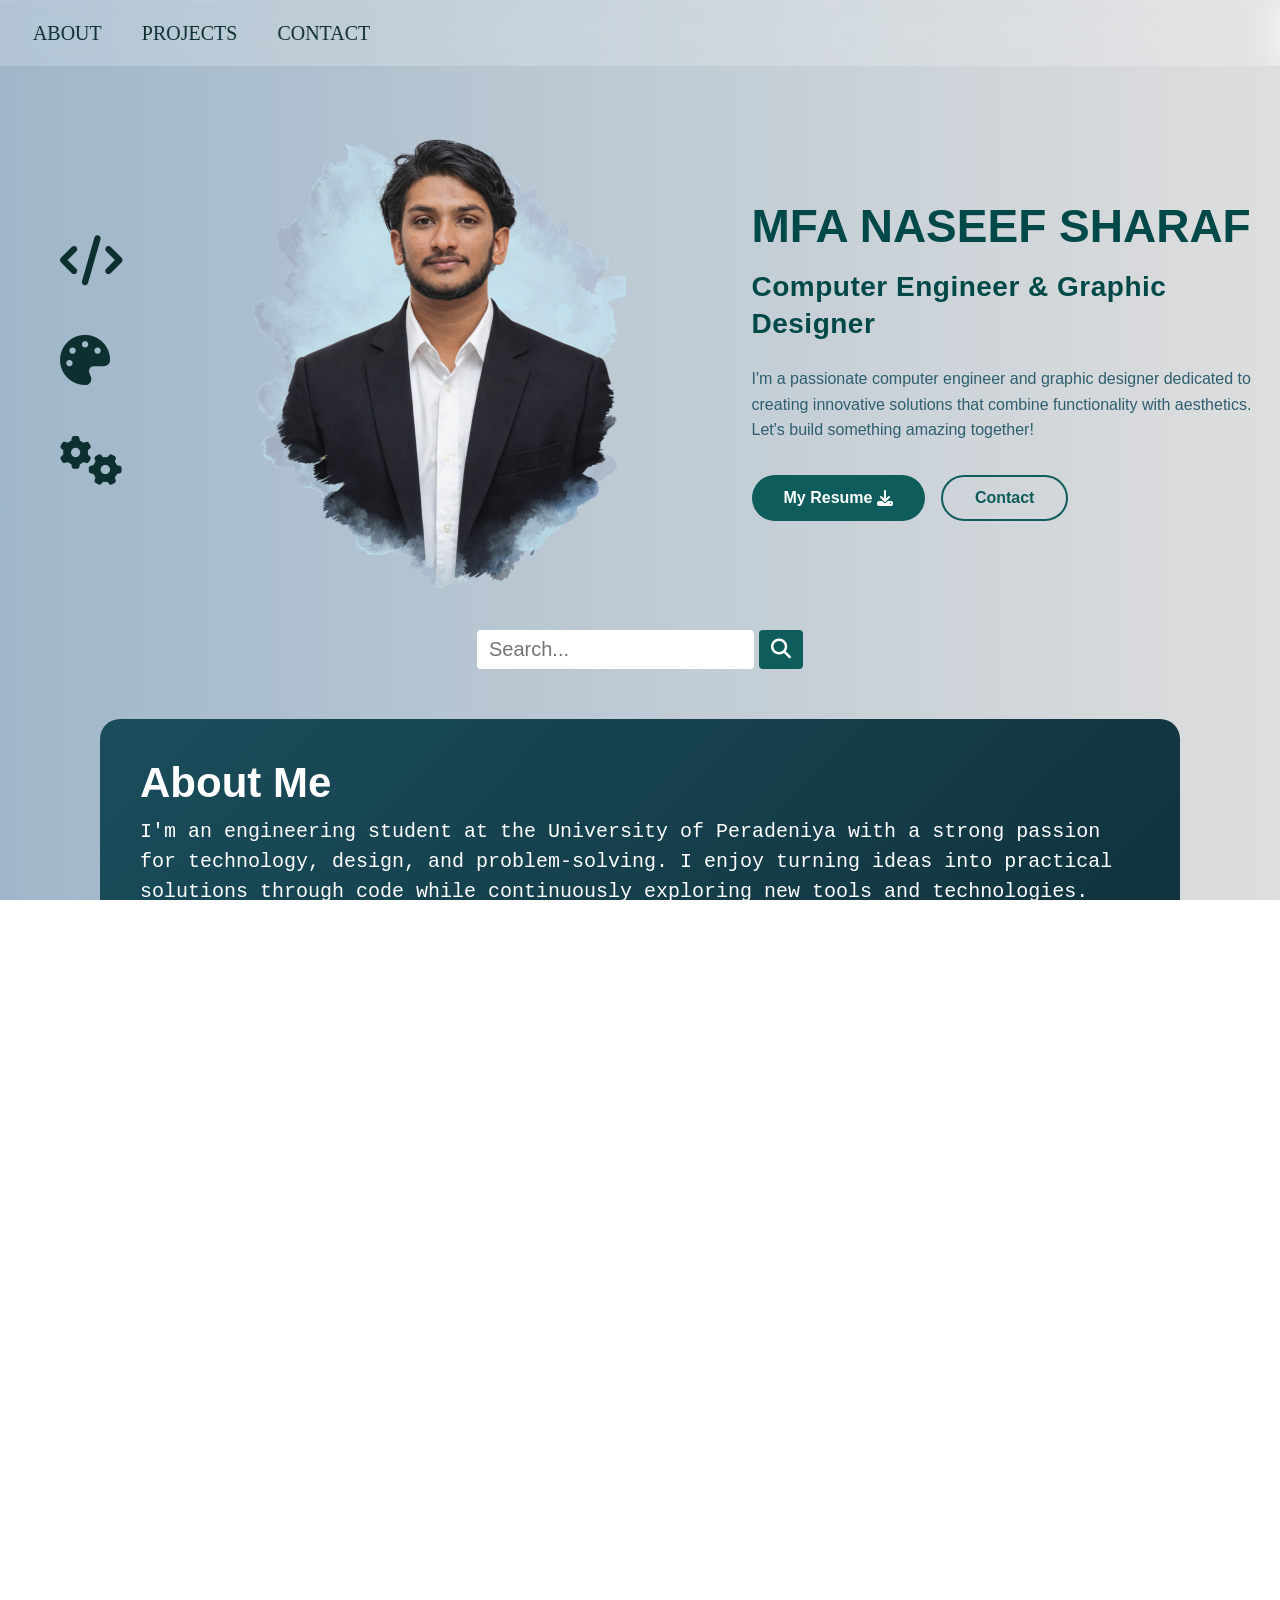
<file: index.html>
<!DOCTYPE html>
<html lang="en">
<head>
    <meta charset="UTF-8">
    <meta name="viewport" content="width=device-width, initial-scale=1.0">
    <title>My portfolio</title>
    <link rel="icon" href="assets/profile.png" type="image/x-icon">
    <link rel="stylesheet" href="https://cdnjs.cloudflare.com/ajax/libs/font-awesome/6.4.0/css/all.min.css">
    <link rel="stylesheet" href="assets/styles.css">
</head>
<body>

    <!-- Navigation Bar -->
    <div class="navbar">
        <div>
        <nav>
            <a href="#home">HOME</a>
            <a href="#about">ABOUT</a>
            <a href="#projects">PROJECTS</a>
            <a href="#contact">CONTACT</a>
        </nav>
        </div>
        <div class="menu-icon">
            <i class="fas fa-bars"></i>
        </div>
    </div>


    <div class="hero" id="home">
        <div class="hero-container">
            <div class="tech-icon">
                <i class="fas fa-code hero-code"></i>
                <i class="fas fa-palette hero-design"></i>
                <i class="fas fa-cogs hero-innovation"></i>
            </div>
            <div class="hero-left">
                <img src="assets/profile.png" alt="Profile Picture" class="hero-image">
            </div>
            <div class="hero-right">
                <h1 class="name">MFA NASEEF SHARAF</h1>
                <h2 class="subtitle">Computer Engineer & Graphic Designer</h2>
                <p class="hero-description">I'm a passionate computer engineer and graphic designer dedicated to creating innovative solutions that combine functionality with aesthetics. Let's build something amazing together!</p>
                <div class="hero-buttons">
                    <a href="assets/Resume.pdf" class="btn btn-primary" target="_blank">My Resume&nbsp;<i class="fas fa-download"></i></a>
                    <a href="#contact" class="btn btn-secondary">Contact</a>
                </div>
            </div>
        </div>
    </div>

    <div class="search">
        <input type="text" placeholder="Search..." class="search-input">
        <button class="search-button"><i class="fas fa-search"></i></button>
    </div>

    <div class="about">

        <div class="about-section" id="about">
            <h1 class="about-heading">About Me</h1>
            <p class="about-text">
                I'm an engineering student at the University of Peradeniya with a strong passion for technology, design, and problem-solving. I enjoy turning ideas into practical solutions through code while continuously exploring new tools and technologies.
                Beyond development, I have a creative side driven by graphic design and nature photography, where I find inspiration and balance. I'm focused on growth, building meaningful projects, and shaping a future defined by innovation, creativity, and success.
            </p>

            <div class="skills-section" id="skills">

            <!-- <div class="skills-title">MY SKILLS</div> -->

            <div class="skills-grid">

                <div class="skill-card" style="--index: 0;">
                    <h3 class="skill-title">Programming</h3>

                    <div class="skill-icon">
                        <img src="assets/python_logo_icon_168886.png" alt="Python Icon" class="skill-icon">
                        <img src="assets/c++.png" alt="C++ Icon" class="skill-icon">
                        <img src="assets/JavaScript-logo.png" alt="JavaScript Icon" class="skill-icon">
                    </div>

                    <p class="skill-desc">Proficient in Python, JavaScript, and C++.</p>

                </div>

                <div class="skill-card" style="--index: 1;">

                    <h3 class="skill-title">Graphic Design</h3>

                    <div class="skill-icon">
                        <img src="assets/adobe-photoshop-logo.png" alt="Photoshop Icon" class="skill-icon">
                        <img src="assets/Adobe_Illustrator_CC_icon.svg.png" alt="Illustrator Icon" class="skill-icon">
                        <img src="assets/canva-icon.png" alt="Canva Icon" class="skill-icon">
                    </div>

                    <p class="skill-desc">Skilled in Adobe Photoshop and Illustrator.</p>

                </div>

                <div class="skill-card" style="--index: 2;">

                    <h3 class="skill-title">Web Development</h3>

                    <div class="skill-icon">
                        <img src="assets/HTML5.png" alt="HTML Icon" class="skill-icon">
                        <img src="assets/CSS3.png" alt="CSS Icon" class="skill-icon">
                        <img src="assets/React.png" alt="React Icon" class="skill-icon">
                    </div>

                    <p class="skill-desc">Experience with HTML, CSS, and React.</p>

                </div>

            </div>

        </div>
    </div>
        </div>
        
    <!-- Certifications Section -->
    <div class="certifications-section">
        <h2 class="certifications-title">CERTIFICATIONS</h2>

        <div class="certifications-grid">

            <div class="cert-card">
                <h3 class="cert-name">Introduction to AI</h3>
                <p class="cert-desc">Google (Coursera has confirmed the identity and the participation in the course.)</p>
                <a href="https://www.coursera.org/account/accomplishments/verify/7IT9T9F4FSG1" target="_blank" class="cert-link">View Certificate</a>
            </div>

            <div class="cert-card">
                <h3 class="cert-name">Maximize Productivity With AI Tools</h3>
                <p class="cert-desc">Google (Coursera has confirmed the identity and the participation in the course.)</p>
                <a href="https://www.coursera.org/account/accomplishments/verify/WLLSOTNRZLZX" target="_blank" class="cert-link">View Certificate</a>
            </div>

            <div class="cert-card">
                <h3 class="cert-name">Discover the Art of Prompting</h3>
                <p class="cert-desc">Google (Coursera has confirmed the identity and the participation in the course.)</p>
                <a href="https://www.coursera.org/account/accomplishments/verify/UAZDU6PM0CVF" target="_blank" class="cert-link">View Certificate</a>
            </div>

            <div class="cert-card">
                <h3 class="cert-name">Use Canva to Design Digital Course Collateral</h3>
                <p class="cert-desc">Coursera</p>
                <a href="https://www.coursera.org/account/accomplishments/verify/YOLIMSTGFCNV" target="_blank" class="cert-link">View Certificate</a>
            </div>

            <div class="cert-card">
                <h3 class="cert-name">Canva Essentials</h3>
                <p class="cert-desc">Canva</p>
                <a href="https://www.canva.com/design-school/certification-award/443c0855-46ad-4663-8080-4788524b044e" target="_blank" class="cert-link">View Certificate</a>
            </div>

             <div class="cert-card">
                <h3 class="cert-name">Graphic Design - Visual and Graphic Design</h3>
                <p class="cert-desc">Alison</p>
                <a href="https://alison.com/verify/d54a627364" target="_blank" class="cert-link">View Certificate</a>
            </div>

            <div class="cert-card">
                <h3 class="cert-name">Introduction to Prompt Engineering for Generative AI (2023)</h3>
                <p class="cert-desc">LinkedIn Learning</p>
                <a href="https://www.linkedin.com/learning/certificates/713d8e25dbae9e47d16c06ece518b322a5902b2759fb89682e2b17d3027ce693" target="_blank" class="cert-link">View Certificate</a>
            </div>

            <div class="cert-card">
                <h3 class="cert-name">Tips to Work with Difficult People</h3>
                <p class="cert-desc">LinkedIn Learning</p>
                <a href="https://www.linkedin.com/learning/certificates/3fb23e40ab005ed1cdaea9350672f877911a27aadc3f6e4a0b101cf69d6ad53c" target="_blank" class="cert-link">View Certificate</a>
            </div>

        </div>
    </div>

        

    <div class="projects-section" id="projects">
        <div class="projects-title">PROJECTS</div>
        <div class="projects-grid">
            <div class="project-card" style="--index: 0;">
                <img src="assets/portfolio-website.png" alt="Portfolio Website" class="project-img">
                <h3 class="project-name">Portfolio Website</h3>
                <p class="project-desc">A responsive personal portfolio built with HTML, CSS, and JavaScript.</p>
                <a href="https://github.com/Nashaf-engr/Portfolio" class="project-link" target="_blank">View Project</a>
            </div>
            <div class="project-card" style="--index: 1;">
                <img src="assets/smart-plantation.png" alt="Design Showcase" class="project-img">
                <h3 class="project-name">Smart Plant Monitoring System</h3>
                <p class="project-desc">This project implements a Smart Plant Monitoring System using Arduino UNO to monitor temperature, humidity, soil moisture.</p>
                <a href="https://smart-plant-monitoring-a-v2npbp4.gamma.site/" class="project-link" target="_blank">View Project</a>
            </div>
            <div class="project-card" style="--index: 2;">
                <img src="assets/bmi web.png" alt="BMI Web App" class="project-img">
                <h3 class="project-name">BMI Calculator</h3>
                <p class="project-desc">A modern UI based web aplication to calculate BMI</p>
                <a href="https://github.com/Nashaf-engr/BMI-Calculator" class="project-link" target="_blank">View Project</a>
            </div>

            <!-- Add new projects -->

            <div class="project-card" style="--index: 3;">
                <img src="assets/resturant-website.png" alt="Website for resturant" class="project-img">
                <h3 class="project-name">Resturant Website</h3>
                <p class="project-desc">A website for a resturant</p>
                <a href="https://github.com/Nashaf-engr/Sample-website-for-resturant" class="project-link" target="_blank">View Project</a>
            </div>

            
            <div class="project-card" style="--index: 4;">
                <img src="assets\travel agency.png" alt="text" class="project-img">
                <h3 class="project-name">Travel Agency Website</h3>
                <p class="project-desc">A website for a travel agency</p>
                <a href="https://github.com/Nashaf-engr/Travel-agency-website" class="project-link" target="_blank">View Project</a>
            </div> 

            <!-- 
            </div>
                <div class="project-card" style="--index: 3;">
                <img src="assets/image name" alt="text" class="project-img">
                <h3 class="project-name">project name</h3>
                <p class="project-desc">project description</p>
                <a href="link" class="project-link" target="_blank">View Project</a>
            </div> 
            -->

        </div>
    </div>

    <!-- <div class="contact" id="contact">

        <h1 class="contact-title">Get in Touch</h1>
        <p class="contact-desc">Feel free to reach out to me for collaborations, projects, or just a friendly chat!</p>

        <div class="contact-links">
            <a href="mailto:nashafeng32@gmail.com" class="contact-link">
                <i class="fas fa-envelope"></i>
            </a>
            <a href="https://www.instagram.com/itz.ur.nx_shx_f/?next=%2Flineaaxis.studio%2F#" target="_blank" class="contact-link">
                <i class="fab fa-instagram"></i>
            </a>
            <a href="https://x.com/Naseef_Sharaf" target="_blank" class="contact-link">
                <i class="fab fa-twitter"></i>
            </a>
            <a href="https://www.linkedin.com/in/naseef-sharaf-mfa-291293346/" target="_blank" class="contact-link">
                <i class="fab fa-linkedin"></i>
            </a>
        </div>    
        
    </div> -->

    <!-- Let's Connect Section -->
    <div class="lets-connect" id="contact">
        <div class="connect-container">
            <div class="connect-left">
                <h1 class="connect-title">Let's Connect</h1>
                <p class="connect-description">I'm always open to new opportunities! Whether you have a question or just want to say hi, I'll respond as soon as possible. Let's create something amazing together!</p>
                <div class="connect-socials">
                    <a href="https://github.com/Nashaf-engr" target="_blank" class="connect-social-link">
                        <i class="fab fa-github"></i>
                    </a>
                    <a href="https://www.linkedin.com/in/naseef-sharaf-mfa-291293346/" target="_blank" class="connect-social-link">
                        <i class="fab fa-linkedin"></i>
                    </a>
                    <a href="mailto:nashafeng32@gmail.com" class="connect-social-link">
                         <i class="fas fa-envelope"></i>
                    </a>                    
                    <a href="https://www.instagram.com/itz.ur.nx_shx_f/?next=%2Flineaaxis.studio%2F#" target="_blank" class="connect-social-link">
                        <i class="fab fa-instagram"></i>
                    </a>
                    <a href="https://x.com/Naseef_Sharaf" target="_blank" class="connect-social-link">
                        <i class="fab fa-twitter"></i>
                    </a>   
                 
                </div>
            </div>
            <div class="connect-right">
                <form class="connect-form">
                    <div class="form-group">
                        <label for="email" class="form-label">Your Email</label>
                        <input type="email" id="email" name="email" class="form-input" placeholder="example@domain.com" required>
                    </div>
                    <div class="form-group">
                        <label for="subject" class="form-label">Subject</label>
                        <input type="text" id="subject" name="subject" class="form-input" placeholder="Let's discuss your ideas" required>
                    </div>
                    <div class="form-group">
                        <label for="message" class="form-label">Message</label>
                        <textarea id="message" name="message" class="form-textarea" placeholder="Type your message here..." required></textarea>
                    </div>
                    <button type="submit" class="send-button">Send Message</button>
                </form>
            </div>
        </div>
    </div>


    <div class="bottom-page">
        <p class="footer-text">© 2024 Ahamed Naseef Sharaf. All rights reserved.</p>
        <nav class="footer-link">
                <a href="#home">Home</a>
                <a href="#about">About</a>
                <a href="#projects">Projects</a>
                <a href="#contact">Contact</a>
        </nav>
    </div>

    
    


</body>
</html>
</file>
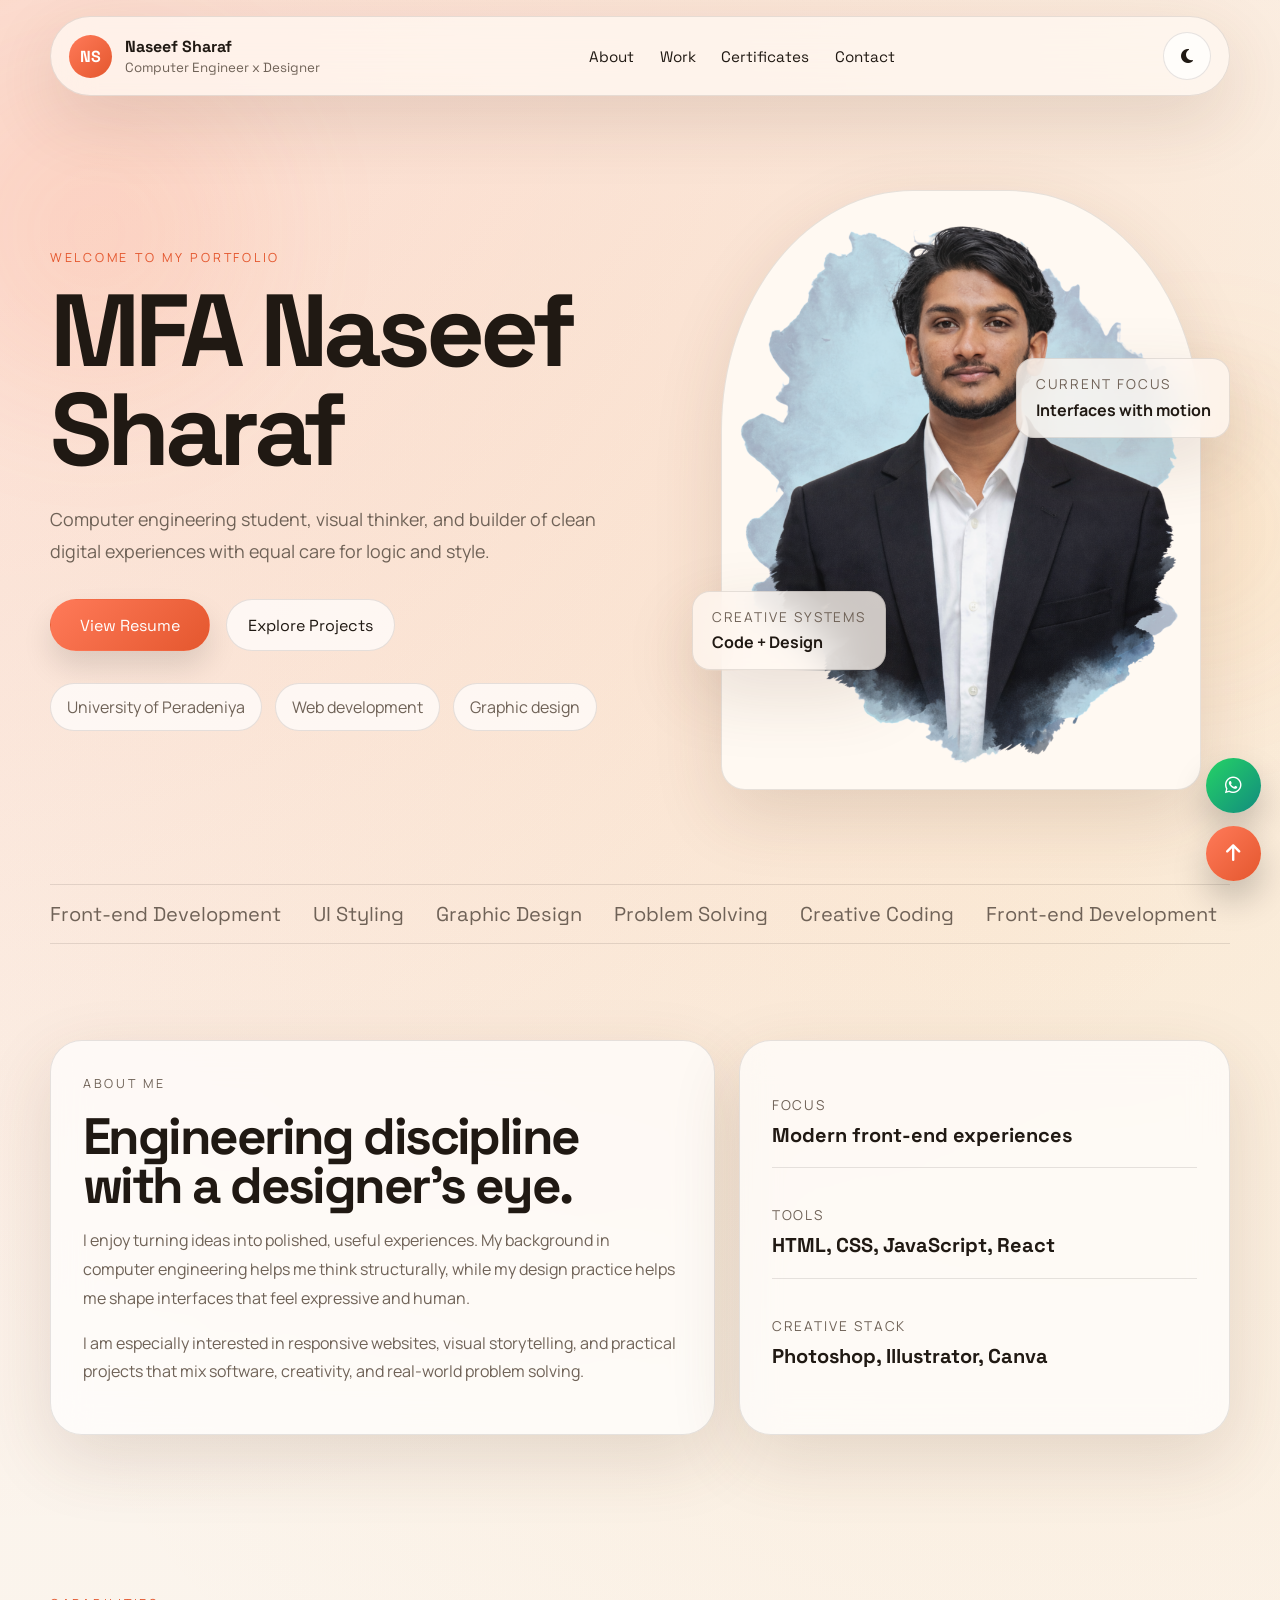
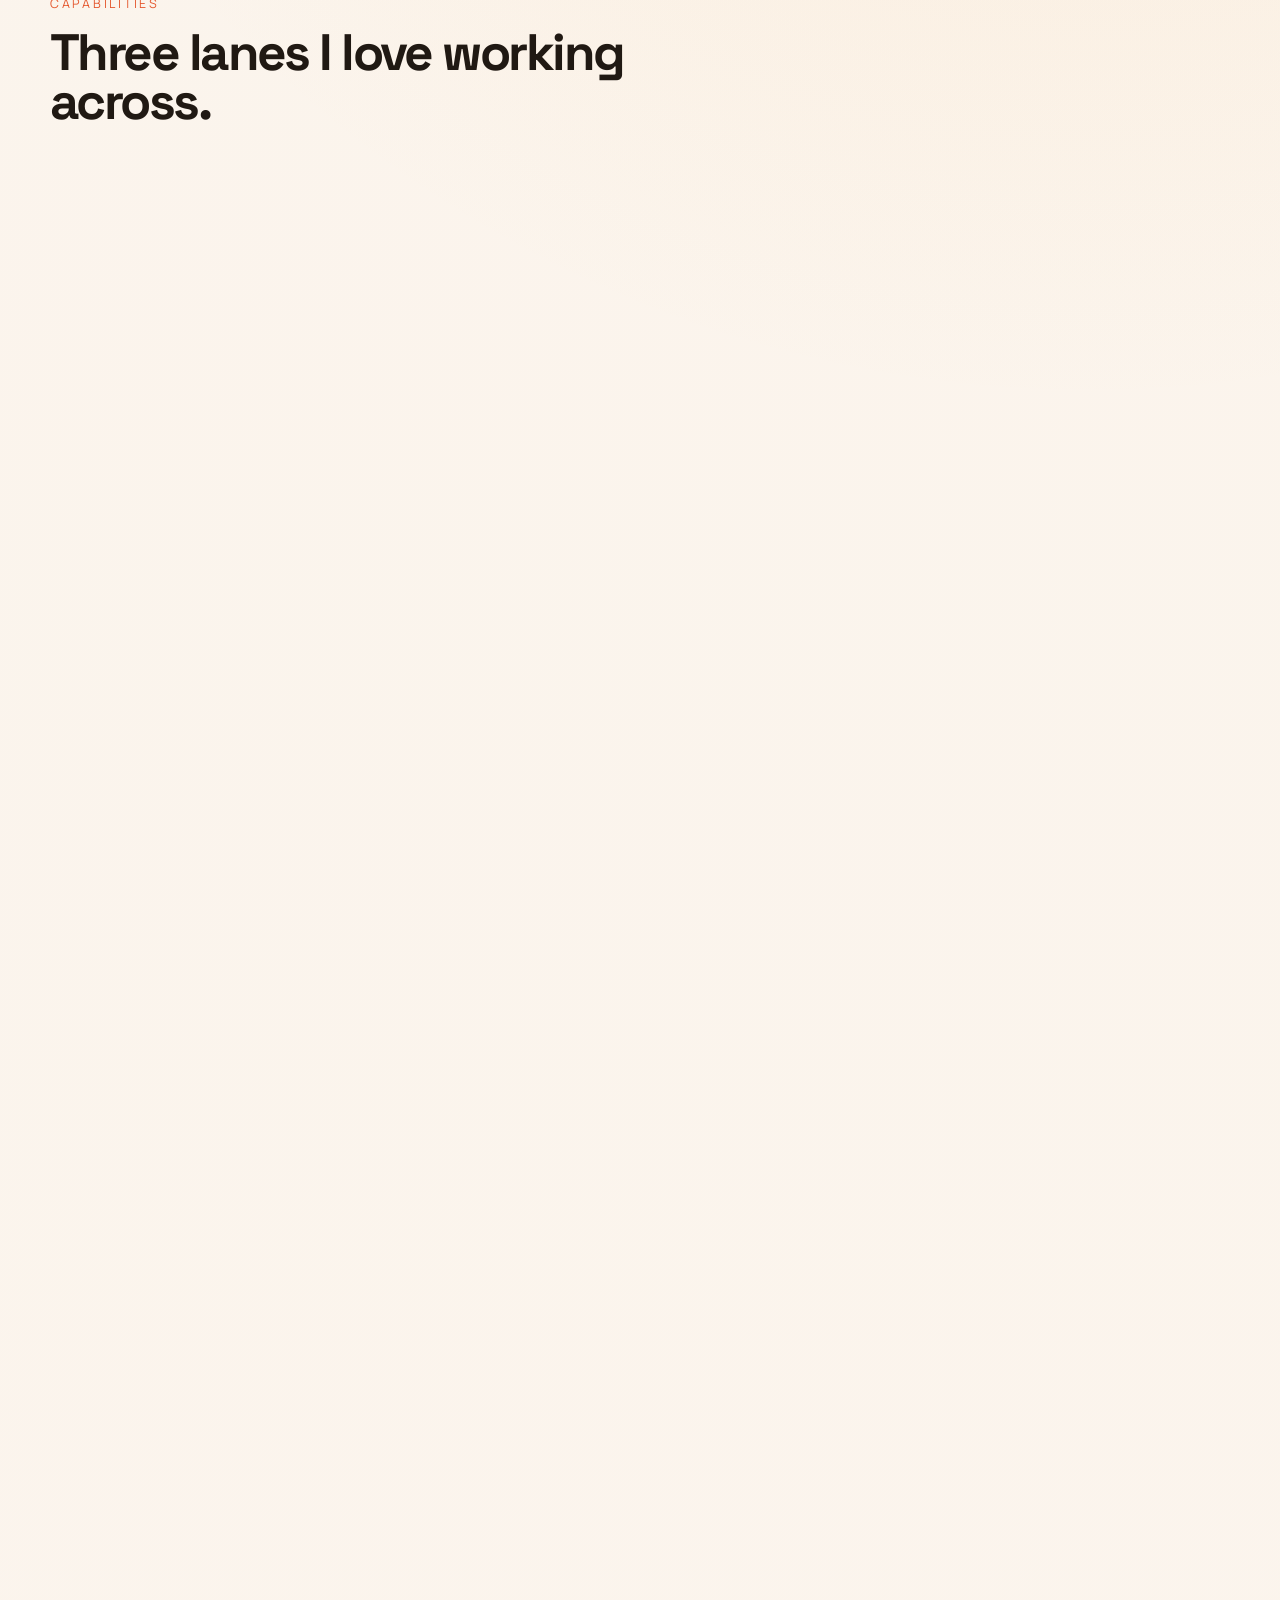
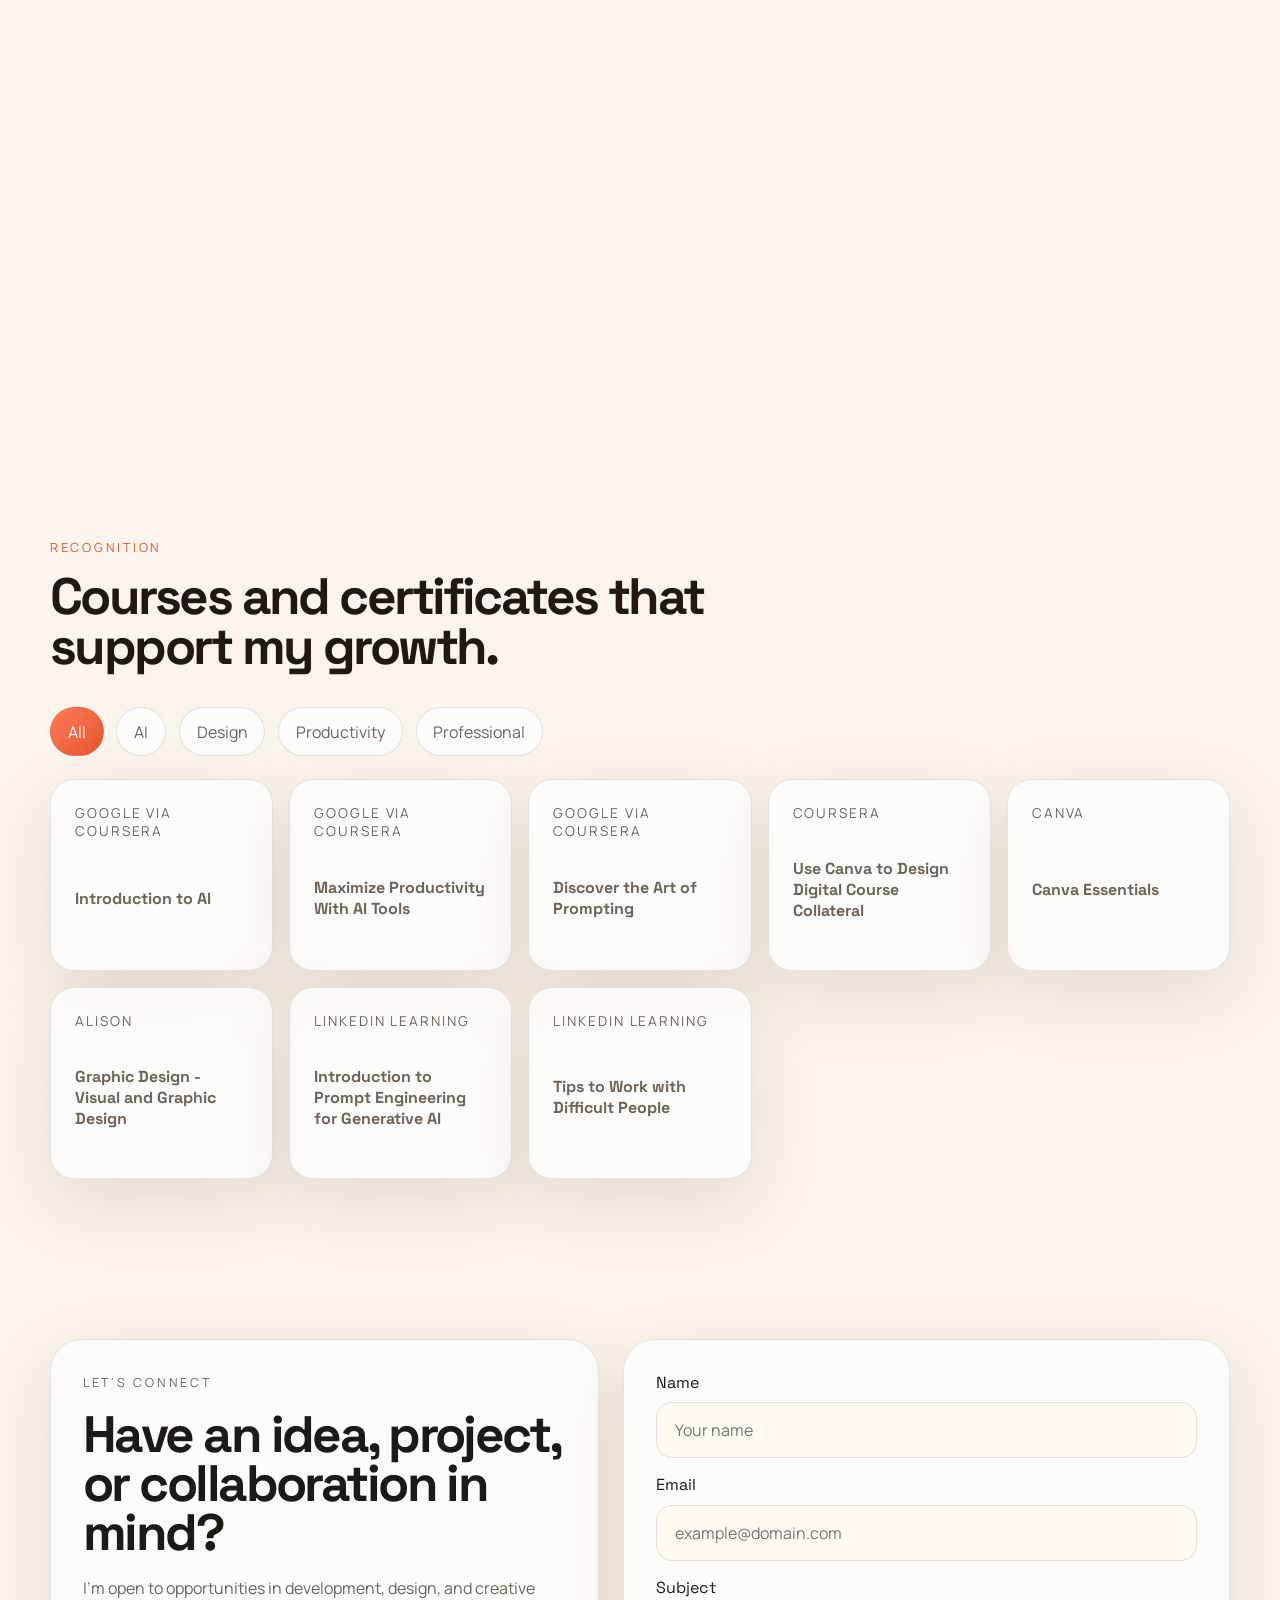
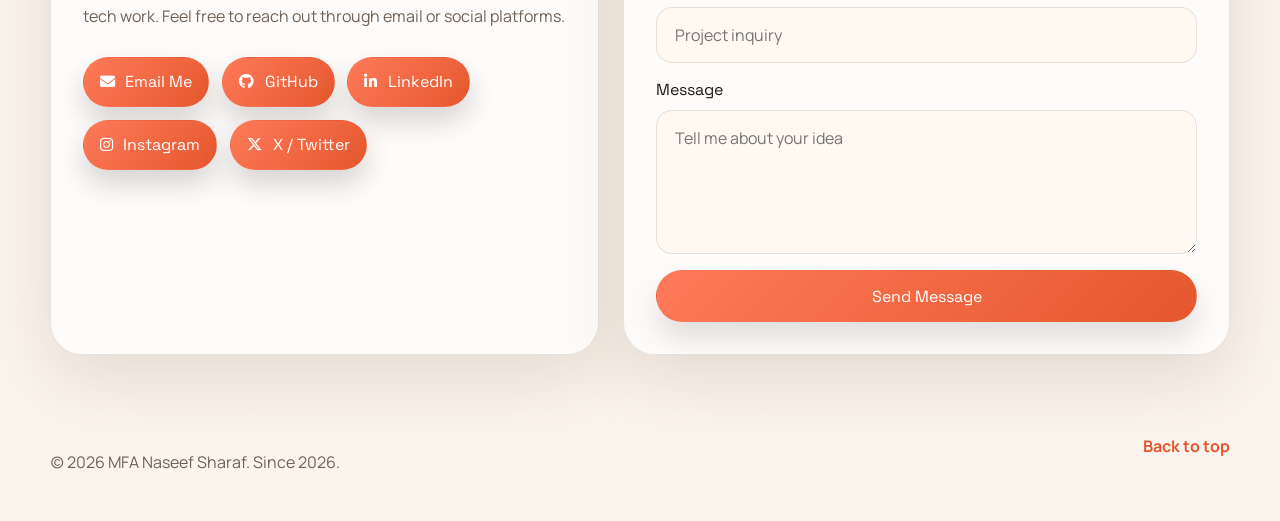
<file: New theme/index.html>
<!DOCTYPE html>
<html lang="en">
<head>
  <meta charset="UTF-8">
  <meta name="viewport" content="width=device-width, initial-scale=1.0">
  <title>Naseef Sharaf | Portfolio Redesign</title>
  <meta
    name="description"
    content="Portfolio of MFA Naseef Sharaf, a computer engineering student and graphic designer building thoughtful digital experiences."
  >
  <link rel="preconnect" href="https://fonts.googleapis.com">
  <link rel="preconnect" href="https://fonts.gstatic.com" crossorigin>
  <link
    href="https://fonts.googleapis.com/css2?family=Space+Grotesk:wght@400;500;700&family=Manrope:wght@400;500;600;700&display=swap"
    rel="stylesheet"
  >
  <link rel="stylesheet" href="https://cdnjs.cloudflare.com/ajax/libs/font-awesome/6.5.2/css/all.min.css">
  <link rel="stylesheet" href="./styles.css">
</head>
<body>
  <div class="page-shell">
    <div class="ambient ambient-one"></div>
    <div class="ambient ambient-two"></div>

    <header class="site-header">
      <a class="brand" href="#home">
        <span class="brand-mark">NS</span>
        <span class="brand-copy">
          <strong>Naseef Sharaf</strong>
          <small>Computer Engineer x Designer</small>
        </span>
      </a>

      <button class="menu-toggle" type="button" aria-label="Open navigation" aria-expanded="false">
        <span></span>
        <span></span>
      </button>

      <nav class="site-nav" aria-label="Primary navigation">
        <a href="#about">About</a>
        <a href="#work">Work</a>
        <a href="#certifications">Certificates</a>
        <a href="#contact">Contact</a>
      </nav>

      <button class="theme-toggle" type="button" aria-label="Toggle dark mode">
        <i class="fa-solid fa-moon"></i>
        <i class="fa-solid fa-sun"></i>
      </button>
    </header>

    <main>
      <section class="hero section" id="home">
        <div class="hero-copy reveal">
          <p class="eyebrow">Welcome to my Portfolio</p>
          <h1>MFA Naseef Sharaf</h1>
          <p class="hero-lead">
            Computer engineering student, visual thinker, and builder of clean digital experiences with equal care for logic and style.
          </p>

          <div class="hero-actions">
            <a class="button button-primary" href="../assets/Resume.pdf" target="_blank" rel="noreferrer">View Resume</a>
            <a class="button button-secondary" href="#work">Explore Projects</a>
          </div>

          <ul class="hero-highlights">
            <li>University of Peradeniya</li>
            <li>Web development</li>
            <li>Graphic design</li>
          </ul>
        </div>

        <div class="hero-visual reveal">
          <div class="portrait-frame">
            <img src="../assets/profile.png" alt="Portrait of Naseef Sharaf">
          </div>

          <div class="floating-card card-a">
            <span>Creative Systems</span>
            <strong>Code + Design</strong>
          </div>

          <div class="floating-card card-b">
            <span>Current Focus</span>
            <strong>Interfaces with motion</strong>
          </div>
        </div>
      </section>

      <section class="marquee-band" aria-label="Core focus areas">
        <div class="marquee-track">
          <span>Front-end Development</span>
          <span>UI Styling</span>
          <span>Graphic Design</span>
          <span>Problem Solving</span>
          <span>Creative Coding</span>
          <span>Front-end Development</span>
          <span>UI Styling</span>
          <span>Graphic Design</span>
          <span>Problem Solving</span>
          <span>Creative Coding</span>
        </div>
      </section>

      <section class="about-grid section" id="about">
        <div class="about-panel reveal">
          <p class="eyebrow">About Me</p>
          <h2>Engineering discipline with a designer's eye.</h2>
          <p>
            I enjoy turning ideas into polished, useful experiences. My background in computer engineering helps me think structurally, while my design practice helps me shape interfaces that feel expressive and human.
          </p>
          <p>
            I am especially interested in responsive websites, visual storytelling, and practical projects that mix software, creativity, and real-world problem solving.
          </p>
        </div>

        <div class="about-panel metrics-panel reveal">
          <div class="metric">
            <span>Focus</span>
            <strong>Modern front-end experiences</strong>
          </div>
          <div class="metric">
            <span>Tools</span>
            <strong>HTML, CSS, JavaScript, React</strong>
          </div>
          <div class="metric">
            <span>Creative Stack</span>
            <strong>Photoshop, Illustrator, Canva</strong>
          </div>
        </div>
      </section>

      <section class="skills section">
        <div class="section-heading reveal">
          <p class="eyebrow">Capabilities</p>
          <h2>Three lanes I love working across.</h2>
        </div>

        <div class="skills-layout">
          <article class="skill-block reveal">
            <div class="skill-icons">
              <img src="../assets/python_logo_icon_168886.png" alt="Python">
              <img src="../assets/c++.png" alt="C plus plus">
              <img src="../assets/JavaScript-logo.png" alt="JavaScript">
            </div>
            <h3>Programming</h3>
            <p>I build projects with a practical engineering mindset, with experience across Python, C++, and JavaScript.</p>
          </article>

          <article class="skill-block reveal">
            <div class="skill-icons">
              <img src="../assets/adobe-photoshop-logo.png" alt="Adobe Photoshop">
              <img src="../assets/Adobe_Illustrator_CC_icon.svg.png" alt="Adobe Illustrator">
              <img src="../assets/canva-icon.png" alt="Canva">
            </div>
            <h3>Graphic Design</h3>
            <p>I create clean visual assets, presentation material, and brand-friendly graphics with clarity and balance.</p>
          </article>

          <article class="skill-block reveal">
            <div class="skill-icons">
              <img src="../assets/HTML5.png" alt="HTML">
              <img src="../assets/CSS3.png" alt="CSS">
              <img src="../assets/React.png" alt="React">
            </div>
            <h3>Web Development</h3>
            <p>I enjoy designing responsive interfaces with strong spacing, refined interaction, and better visual rhythm.</p>
          </article>
        </div>
      </section>

      <section class="projects section" id="work">
        <div class="section-heading reveal">
          <p class="eyebrow">Selected Work</p>
          <h2>Projects presented with more personality and depth.</h2>
        </div>

        <div class="project-stack">
          <!-- Featured projects: keep the two strongest projects here for the large showcase layout. -->
          <article class="project-feature reveal">
            <div class="project-image">
              <img src="../assets/portfolio-website.png" alt="Portfolio website preview">
            </div>
            <div class="project-copy">
              <span class="project-index">01</span>
              <h3>Portfolio Website</h3>
              <p>A personal portfolio focused on responsive layout, clean sections, and clear storytelling.</p>
              <a href="https://github.com/Nashaf-engr/Portfolio" target="_blank" rel="noreferrer">View Project</a>
            </div>
          </article>

          <article class="project-feature reverse reveal">
            <div class="project-image">
              <img src="../assets/smart-plantation.png" alt="Smart plantation system preview">
            </div>
            <div class="project-copy">
              <span class="project-index">02</span>
              <h3>Smart Plant Monitoring System</h3>
              <p>An Arduino-based monitoring concept for temperature, humidity, and soil moisture with a practical hardware focus.</p>
              <a href="https://smart-plant-monitoring-a-v2npbp4.gamma.site/" target="_blank" rel="noreferrer">View Project</a>
            </div>
          </article>

          <!-- Additional projects: duplicate one project-tile block below to add more projects later. -->
          <div class="project-grid reveal">
            <article class="project-tile">
              <a class="project-tile-link" href="https://github.com/Nashaf-engr/BMI-Calculator" target="_blank" rel="noreferrer" aria-label="View BMI Calculator project">
                <img src="../assets/bmi web.png" alt="BMI calculator preview">
              </a>
              <div>
                <h3>BMI Calculator</h3>
                <p>A modern calculator UI for quick health metric checks.</p>
                <a class="project-button" href="https://github.com/Nashaf-engr/BMI-Calculator" target="_blank" rel="noreferrer">View Project</a>
              </div>
            </article>

            <article class="project-tile">
              <a class="project-tile-link" href="https://github.com/Nashaf-engr/Sample-website-for-resturant" target="_blank" rel="noreferrer" aria-label="View Restaurant Website project">
                <img src="../assets/resturant-website.png" alt="Restaurant website preview">
              </a>
              <div>
                <h3>Restaurant Website</h3>
                <p>A concept site designed to present food, atmosphere, and menu-driven content.</p>
                <a class="project-button" href="https://github.com/Nashaf-engr/Sample-website-for-resturant" target="_blank" rel="noreferrer">View Project</a>
              </div>
            </article>

            <article class="project-tile">
              <a class="project-tile-link" href="https://github.com/Nashaf-engr/Travel-agency-website" target="_blank" rel="noreferrer" aria-label="View Travel Agency Website project">
                <img src="../assets/travel agency.png" alt="Travel agency website preview">
              </a>
              <div>
                <h3>Travel Agency Website</h3>
                <p>A tourism-focused web design with destination-led presentation and booking intent.</p>
                <a class="project-button" href="https://github.com/Nashaf-engr/Travel-agency-website" target="_blank" rel="noreferrer">View Project</a>
              </div>
            </article>

            <!--
              Project template:
              <article class="project-tile">
                <a class="project-tile-link" href="PROJECT_LINK" target="_blank" rel="noreferrer" aria-label="View PROJECT_NAME project">
                  <img src="../assets/IMAGE_NAME.png" alt="PROJECT_NAME preview">
                </a>
                <div>
                  <h3>PROJECT_NAME</h3>
                  <p>Short project description.</p>
                  <a class="project-button" href="PROJECT_LINK" target="_blank" rel="noreferrer">View Project</a>
                </div>
              </article>
            -->
          </div>
        </div>
      </section>

      <section class="certifications section" id="certifications">
        <div class="section-heading reveal">
          <p class="eyebrow">Recognition</p>
          <h2>Courses and certificates that support my growth.</h2>
        </div>

        <div class="cert-filter reveal" role="tablist" aria-label="Certification type filters">
          <button class="filter-chip is-active" type="button" data-filter="all">All</button>
          <button class="filter-chip" type="button" data-filter="ai">AI</button>
          <button class="filter-chip" type="button" data-filter="design">Design</button>
          <button class="filter-chip" type="button" data-filter="productivity">Productivity</button>
          <button class="filter-chip" type="button" data-filter="professional">Professional</button>
          <!-- <button class="filter-chip" type="button" data-filter="web">Web</button> -->

        </div>

        <!-- Certifications: update data-category values to control which filter tabs show each certificate. -->
        <div class="cert-grid">
          <a class="cert-item reveal" data-category="ai" href="https://www.coursera.org/account/accomplishments/verify/7IT9T9F4FSG1" target="_blank" rel="noreferrer">
            <span>Google via Coursera</span>
            <strong>Introduction to AI</strong>
          </a>
          <a class="cert-item reveal" data-category="productivity ai" href="https://www.coursera.org/account/accomplishments/verify/WLLSOTNRZLZX" target="_blank" rel="noreferrer">
            <span>Google via Coursera</span>
            <strong>Maximize Productivity With AI Tools</strong>
          </a>
          <a class="cert-item reveal" data-category="ai" href="https://www.coursera.org/account/accomplishments/verify/UAZDU6PM0CVF" target="_blank" rel="noreferrer">
            <span>Google via Coursera</span>
            <strong>Discover the Art of Prompting</strong>
          </a>
          <a class="cert-item reveal" data-category="design" href="https://www.coursera.org/account/accomplishments/verify/YOLIMSTGFCNV" target="_blank" rel="noreferrer">
            <span>Coursera</span>
            <strong>Use Canva to Design Digital Course Collateral</strong>
          </a>
          <a class="cert-item reveal" data-category="design" href="https://www.canva.com/design-school/certification-award/443c0855-46ad-4663-8080-4788524b044e" target="_blank" rel="noreferrer">
            <span>Canva</span>
            <strong>Canva Essentials</strong>
          </a>
          <a class="cert-item reveal" data-category="design" href="https://alison.com/verify/d54a627364" target="_blank" rel="noreferrer">
            <span>Alison</span>
            <strong>Graphic Design - Visual and Graphic Design</strong>
          </a>
          <a class="cert-item reveal" data-category="ai professional" href="https://www.linkedin.com/learning/certificates/713d8e25dbae9e47d16c06ece518b322a5902b2759fb89682e2b17d3027ce693" target="_blank" rel="noreferrer">
            <span>LinkedIn Learning</span>
            <strong>Introduction to Prompt Engineering for Generative AI</strong>
          </a>
          <a class="cert-item reveal" data-category="professional" href="https://www.linkedin.com/learning/certificates/3fb23e40ab005ed1cdaea9350672f877911a27aadc3f6e4a0b101cf69d6ad53c" target="_blank" rel="noreferrer">
            <span>LinkedIn Learning</span>
            <strong>Tips to Work with Difficult People</strong>
          </a>
           
          <!-- Add data-category=" " -->
          <!--
            Certification template:
            <a class="cert-item reveal" data-category="ai design productivity professional" href="CERTIFICATE_LINK" target="_blank" rel="noreferrer">
              <span>Platform or Provider</span>
              <strong>Certificate Title</strong>
            </a>
          -->
        </div>
      </section>

      <section class="contact section" id="contact">
        <div class="contact-copy reveal">
          <p class="eyebrow">Let's Connect</p>
          <h2>Have an idea, project, or collaboration in mind?</h2>
          <p>I'm open to opportunities in development, design, and creative tech work. Feel free to reach out through email or social platforms.</p>

          <div class="contact-links">
            <a class="contact-button" href="mailto:nashafeng32@gmail.com">
              <i class="fa-solid fa-envelope"></i>
              <span>Email Me</span>
            </a>
            <a class="contact-button" href="https://github.com/Nashaf-engr" target="_blank" rel="noreferrer">
              <i class="fa-brands fa-github"></i>
              <span>GitHub</span>
            </a>
            <a class="contact-button" href="https://www.linkedin.com/in/naseef-sharaf-mfa-291293346/" target="_blank" rel="noreferrer">
              <i class="fa-brands fa-linkedin-in"></i>
              <span>LinkedIn</span>
            </a>
            <a class="contact-button" href="https://www.instagram.com/itz.ur.nx_shx_f/?next=%2Flineaaxis.studio%2F#" target="_blank" rel="noreferrer">
              <i class="fa-brands fa-instagram"></i>
              <span>Instagram</span>
            </a>
            <a class="contact-button" href="https://x.com/Naseef_Sharaf" target="_blank" rel="noreferrer">
              <i class="fa-brands fa-x-twitter"></i>
              <span>X / Twitter</span>
            </a>
          </div>
        </div>

        <form
          class="contact-form reveal"
          id="contact-form"
          action="https://formsubmit.co/ajax/nashafeng32@gmail.com"
          method="POST"
        >
          <input type="hidden" name="_subject" value="New portfolio message from website">
          <input type="hidden" name="_template" value="table">
          <input type="hidden" name="_replyto" value="">
          <input type="hidden" name="_url" value="">
          <input type="text" name="_honey" class="hidden-field" tabindex="-1" autocomplete="off">
          <label>
            <span>Name</span>
            <input type="text" name="name" placeholder="Your name" required>
          </label>
          <label>
            <span>Email</span>
            <input type="email" name="email" placeholder="example@domain.com" required>
          </label>
          <label>
            <span>Subject</span>
            <input type="text" name="subject" placeholder="Project inquiry" required>
          </label>
          <label>
            <span>Message</span>
            <textarea name="message" placeholder="Tell me about your idea" required></textarea>
          </label>
          <button class="button button-primary" type="submit">Send Message</button>
        </form>
      </section>
    </main>

    <footer class="site-footer">
      <p>(c) 2026 MFA Naseef Sharaf. Since 2026.</p>
      <a href="#home">Back to top</a>
    </footer>
  </div>

  <div class="floating-actions" aria-label="Quick actions">
    <a
      class="floating-action whatsapp-action"
      href="https://wa.me/94720243581?text=Hello%20Naseef%2C%20I%20visited%20your%20portfolio."
      target="_blank"
      rel="noreferrer"
      aria-label="Message on WhatsApp"
    >
      <i class="fa-brands fa-whatsapp"></i>
    </a>
    <a class="floating-action top-action" href="#home" aria-label="Back to top">
      <i class="fa-solid fa-arrow-up"></i>
    </a>
  </div>

  <div class="toast-stack" id="toast-stack" aria-live="polite" aria-atomic="true"></div>

  <script src="./script.js"></script>
</body>
</html>
</file>
<file: assets/styles.css>
@keyframes fadeInUp {
    from {
        opacity: 0;
        transform: translateY(30px);
    }
    to {
        opacity: 1;
        transform: translateY(0);
    }
}

@keyframes slideInLeft {
    from {
        opacity: 0;
        transform: translateX(-50px);
    }
    to {
        opacity: 1;
        transform: translateX(0);
    }
}

@keyframes slideInRight {
    from {
        opacity: 0;
        transform: translateX(50px);
    }
    to {
        opacity: 1;
        transform: translateX(0);
    }
}

@media (max-width: 768px) {
    .hero-container {
        flex-direction: column;
        gap: 30px;
    }

    .hero-image {
        max-height: 300px;
    }

    .name {
        font-size: 36px;
    }

    .subtitle {
        font-size: 20px;
    }

    .hero-description {
        font-size: 14px;
    }

    .hero-buttons {
        justify-content: center;
    }

    .connect-container {
        flex-direction: column;
        gap: 30px;
    }

    .connect-title {
        font-size: 36px;
    }

    .connect-form {
        padding: 30px;
    }

    .lets-connect {
        padding: 40px 20px;
    }
}

html, body {
    margin: 0;
    padding: 0;
    width: 100%;
    height: 100%;
    overflow-x: hidden;
}

body {
    margin: 0;
    padding: 0;
    background: linear-gradient(90deg, #9fb7ca 0%, #dedede 100%);
    background-repeat: no-repeat;
    background-size: cover;
    background-position: center;
    overflow-x: hidden;
    overflow-y: auto;
}

.navbar {
    /* position: fixed;
    top: 0;
    left: 0;
    right: 0;
    z-index: 999;
    box-sizing: border-box;
    padding: 20px;
    background-color: #b5eefe99;
    align-items: center;
    display: flex; */
    /* justify-content: center; */
    /* flex-shrink: 0;
    gap: 20px; */
    position: fixed;
    top: 0;
    left: 50%;
    border-radius: 50px;
    transform: translateX(-50%);
    z-index: 1000;
    display: flex;
    align-items: center;
    justify-content: space-between;
    width: var(--container);
    min-height: var(--nav-height);
    padding: 1rem 0;
    backdrop-filter: blur(18px);
}

/* .navbar::after {
    content: '';
    position: absolute;
    top: 0;
    left: 0;
    right: 0;
    bottom: 0;
    background: rgba(255, 255, 255, 0.2);
    backdrop-filter: blur(10px);
    z-index: -1;
} */

.navbar::before {
  content: "";
  position: absolute;
  inset: 0 -1rem;
  background:  rgba(255, 255, 255, 0.2);
  border: 1px solid rgba(255, 255, 255, 0.04);
  border-radius: 0 0 24px 24px;
  z-index: -1;
}

.navbar nav {
    display: flex;
    align-items: center;
    gap: 20px;
    justify-content: flex-start;

}

.navbar a {
    color:#0e2f30;
    text-decoration:inherit;
    font-size: 20px;
    transition: color 0.2s ease;
}

.navbar a:hover {
    color: rgb(1, 136, 133);
}

.navbar a:not(:first-child) {
    margin-left: 20px;
}

.menu-icon {
    cursor: pointer;
    font-size: 30px;
    color: #0e2f30;
    display: block;
    margin-left: 950px;
}

.search {
    position: relative ;
    display: flex;
    align-items: center;
    justify-content: center;
    gap: 5px;
    z-index: 1000;
    animation: fadeInUp 1s ease-out;
}

.search-input {
    padding: 8px 12px;
    border: none;
    border-radius: 4px;
    font-size: 20px;
}

.search-button {
    background-color: #0e5d5c;
    color: white;
    border: none;
    font-size: 20px;
    border-radius: 4px;
    padding: 8px 12px;
    cursor: pointer;
    transition: background-color 0.3s ease;
}

.search-button:hover {
    background-color: #0a3736;
}

.hero {
    position: relative;
    margin-top: 50px;
    display: flex;
    justify-content: center;
    align-items: center;
    /* background: linear-gradient(135deg, #b8d4e8 0%, #d4dce4 100%); */
    width: 100%;
    animation: fadeInUp 1s ease-out;
    padding: 60px 20px 20px;
}

.hero-container {
    display: flex;
    align-items: center;
    justify-content: center;
    gap: 60px;
    max-width: 1200px;
    width: 100%;
}

.tech-icon {
    display: flex;
    flex-direction: column;
    gap: 50px;
}

.tech-icon i {
    font-size: 50px;
    color: #0e2f30;
}


.hero-left {
    flex: 1;
    display: flex;
    justify-content: center;
    align-items: center;
}

.hero-image {
    max-width: 100%;
    height: auto;
    max-height: 500px;
    object-fit: contain;
    animation: slideInLeft 1s ease-out;
}

.hero-right {
    flex: 1;
    animation: slideInRight 1s ease-out;
}

.name {
    font-size: 46px;
    font-family:Verdana, Geneva, Tahoma, sans-serif;
    color: #014948;
    margin: 0 0 16px 0;
    font-weight: bold;
}

.subtitle {
    font-size: 28px;
    font-family: 'Segoe UI', Tahoma, Geneva, Verdana, sans-serif;
    color: #014948;
    margin: 0 0 24px 0;
    font-weight: 600;
    letter-spacing: 0.5px;
    line-height: 1.3;
    animation: fadeInUp 1.2s ease-out 0.6s both;
}

.hero-description {
    font-size: 16px;
    font-family: 'Segoe UI', Tahoma, Geneva, Verdana, sans-serif;
    color: #2d5f70;
    line-height: 1.6;
    margin: 0 0 32px 0;
    font-weight: 400;
}

.hero-buttons {
    display: flex;
    gap: 16px;
    flex-wrap: wrap;
}

.btn {
    display: inline-flex;
    align-items: center;
    justify-content: center;
    padding: 12px 32px;
    font-size: 16px;
    font-weight: 600;
    border-radius: 50px;
    text-decoration: none;
    transition: all 0.3s ease;
    cursor: pointer;
    border: none;
    font-family: 'Segoe UI', Tahoma, Geneva, Verdana, sans-serif;
}

.btn-primary {
    background-color: #0e5d5c;
    color: white;
}

.btn-primary:hover {
    background-color: #0a3736;
    transform: translateY(-2px);
    box-shadow: 0 8px 16px rgba(14, 93, 92, 0.3);
}

.btn-secondary {
    background-color: transparent;
    color: #0e5d5c;
    border: 2px solid #0e5d5c;
}

.btn-secondary:hover {
    background-color: #0e5d5c;
    color: white;
    transform: translateY(-2px);
}

.bottom-bar {
    position: absolute;
    bottom: 0;
    left: 0;
    right: 0;
    display: flex;
    justify-content: space-between;
    align-items: center;
    background: rgba(0, 0, 0, 0.3);
    padding: 16px 24px;
    z-index: 5;
}

.about-heading {
    color: #ffffff;
    padding-top: 20px;
    padding-right: 20px;
    padding-bottom: 0px;
    padding-left: 20px;
    margin: 0;
    font-size: 42px;
    font-family: 'Segoe UI', Tahoma, Geneva, Verdana, sans-serif;
}

.about-section {
    display: flex;
    background: linear-gradient(135deg, #1a4d5c 0%, #0d2a33 100%);
    flex-direction: column;
    flex-wrap: nowrap;
    gap: 0px;
    /* align-items: center; */
    justify-content: center;
    align-content: center;
    padding: 20px;
    border-radius: 20px;
    margin-top: 50px;
    margin-right: 100px;
    margin-bottom: 100px;
    margin-left: 100px;
    animation: fadeInUp 1s ease-out;
}

.about-text {
    padding-top: 0px;
    padding-right: 20px;
    padding-bottom: 0px;
    padding-left: 20px;
    font-family:'Courier New', Courier, monospace;
    font-size: 20px;
    margin: 10px 0px 0px 0px;
    line-height: 1.5;
    color: #ffffff;
    text-align: left;
    /* text-shadow: 2px 2px 10px #000000; */
    animation: slideInRight 1s ease-out 0.6s both;
}

.skills-section {
    display: grid;
    padding: 50px;
    justify-content: center;
    align-items: center;
    gap: 50px;
    animation: fadeInUp 1s ease-out;
}

.skills-title, .projects-title {
    color: #003736;
    font-size: 50px;
    text-align: center;
    font-family: 'Franklin Gothic Medium', 'Arial Narrow', Arial, sans-serif;
    display: inline-block;
    padding: 10px 20px;
    margin: 0 auto;
}

.skills-grid {
    display: flex;
    gap: 50px;
    justify-content: center;
    flex-wrap: wrap;
}

.skill-card {
    background: #072a2964;
    backdrop-filter: blur(10px) ;
    border: #ffffff 1px solid;
    box-shadow: #151515 0px 0px 5px;
    padding: 20px;
    border-radius: 8px;
    width: 200px;
    text-align: center;
    transition: transform 0.3s ease, box-shadow 0.3s ease;
    animation: fadeInUp 1s ease-out both;
    animation-delay: calc(var(--index) * 0.2s); /* Assumes you add --index in HTML for staggered effect */
}

.skill-title {
    color: #ffffff;
    font-family: 'Segoe UI', Tahoma, Geneva, Verdana, sans-serif;
}

.skill-desc {
    color: #b4b5b5;
    font-family: 'Segoe UI', Tahoma, Geneva, Verdana, sans-serif;
}

.skill-icon {
    display:inline-flex;
    align-items: center;
    justify-content: center;
    gap: 20px;
    width: 50px;
    height: 50px;
}

.certifications-title {
    color: #ececec;
    font-size: 50px;
    text-align: center;
    font-family: 'Franklin Gothic Medium', 'Arial Narrow', Arial, sans-serif;
    display: inline-block;
    padding: 10px 20px;
    margin: 0 auto;
}

.certifications-section {
    display: grid;
    background: linear-gradient(135deg, #1a4d5c 0%, #0d2a33 100%);
    padding: 20px;
    justify-content: center;
    align-items: center;
    border-radius: 20px;
    margin-top: 50px;
    margin-right: 100px;
    margin-bottom: 100px;
    margin-left: 100px;
    gap: 20px;
    animation: fadeInUp 1s ease-out;
}

.certifications-grid {
    display: flex;
    justify-content: center;
    gap: 20px;
    flex-wrap: wrap;
}

.cert-card {
    background: linear-gradient(#0d2a33 100% , #dadde0 0%);
    box-shadow: #000000 0px 0px 5px;
    text-align: center;
    /* border: 1px solid #ffffff; */
    padding: 20px;
    border-radius: 10px;
    width: 250px;
    color: #ffffff;
    transition: transform 0.3s ease;
    animation:ease-out;
}

.cert-card:hover {
    transform: scale(1.05);
    box-shadow: 0 10px 20px rgba(0,0,0,0.3);
}

.cert-card h3 {
    margin-bottom: 10px;
}

.cert-card p {
    font-size: 14px;
    color: #ccc;
}

.cert-card a {
    display: inline-block;
    margin-top: 10px;
    color: #ffffff;
    text-decoration: none;
}

.cert-name {
    color: #ffffff;
    font-family: 'Segoe UI', Tahoma, Geneva, Verdana, sans-serif;    
}

.cert-desc {
    color: #d9d9d9;
    padding-left: 10px;
    padding-right: 10px;
    font-size: small;
    font-family: 'Segoe UI', Tahoma, Geneva, Verdana, sans-serif;    
}

.cert-link {
    display: inline-block;
    margin-top: 10px;
    padding: 10px 20px;
    background-color: #0e5d5c;
    color: #ffffff;
    text-decoration: none;
    border-radius: 4px;
    transition: background-color 0.5s;
}

.projects-section {
    display: grid;
    padding: 20px;
    justify-content: center;
    align-items: center;
    gap: 20px;
    animation: fadeInUp 1s ease-out;
}

.projects-grid {
    display: flex;
    gap: 50px;
    justify-content: center;
    flex-wrap: wrap;
}

.project-img {
    width: 100%;
    object-fit: cover;
    height: 200px ;
    border-top-left-radius: 20px;
    border-top-right-radius: 20px;
}

.project-card {
    background: linear-gradient(#0d2a33 100% , #dadde0 0%);
    /* border: #0e2f30 1px solid; */
    box-shadow: #000000 0px 0px 5px;
    border-radius: 20px;
    padding-bottom: 20px;
    width: 400px;
    height: auto;
    text-align: center;
    transition: transform 0.3s ease;
    animation:ease-out;
}

.project-name {
    color: #ffffff;
    font-family: 'Segoe UI', Tahoma, Geneva, Verdana, sans-serif;
}

.project-desc {
    color: #d9d9d9;
    padding-left: 10px;
    padding-right: 10px;
    font-size: small;
    font-family: 'Segoe UI', Tahoma, Geneva, Verdana, sans-serif;
}

.project-link {
    display: inline-block;
    margin-top: 10px;
    padding: 10px 20px;
    background-color: #0e5d5c;
    color: #ffffff;
    text-decoration: none;
    border-radius: 4px;
    transition: background-color 0.5s;
}

.project-card:hover {
    transform: scale(1.05);
    box-shadow: 0 15px 40px rgba(183, 183, 183, 0.3);
}


/* .contact {
    background-color: #003736;
    padding: 20px;
    text-align: center;
    color: #ffffff;
    animation: fadeInUp 1s ease-out;
}

.contact h1 {
    color: #ffffff;
    font-family: 'Franklin Gothic Medium', 'Arial Narrow', Arial, sans-serif;
}

.contact-links {
    display: flex;
    gap: 20px;
    justify-content: center;
    margin-top: 20px;
    animation: fadeInUp 1s ease-out 0.3s both;
}

.contact-links a {
    transition: transform 0.3s ease, background 0.3s ease;
}

.contact-links a:hover {
    transform: scale(1.1);
    background: rgba(255, 255, 255, 0.3);
} */


/* Let's Connect Section */
.lets-connect {
    padding: 60px 20px;
    background: linear-gradient(135deg, #1a4d5c 0%, #0d2a33 100%);
    margin: 100px;
    border-radius: 20px;
}

.connect-container {
    max-width: 1200px;
    margin: 0 auto;
    display: flex;
    gap: 40px;
    align-items: center;
    justify-content: space-between;
    flex-wrap: wrap;
}

.connect-left {
    flex: 1;
    min-width: 300px;
    color: #ffffff;
}

.connect-title {
    font-size: 48px;
    font-family: 'Arial', sans-serif;
    font-weight: bold;
    margin: 0 0 20px 0;
    color: #ffffff;
    animation: slideInLeft 1s ease-out;
}

.connect-description {
    font-size: 16px;
    font-family: 'Segoe UI', Tahoma, Geneva, Verdana, sans-serif;
    line-height: 1.6;
    margin: 0 0 30px 0;
    color: #b0d4db;
    animation: slideInLeft 1s ease-out 0.2s both;
}

.connect-socials {
    display: flex;
    gap: 20px;
    animation: slideInLeft 1s ease-out 0.4s both;
}

.connect-social-link {
    display: inline-flex;
    align-items: center;
    justify-content: center;
    width: 50px;
    height: 50px;
    border-radius: 50%;
    background: rgba(255, 255, 255, 0.1);
    text-decoration: none;
    color: #ffffff;
    font-size: 24px;
    transition: all 0.3s ease;
    border: 2px solid rgba(255, 255, 255, 0.2);
}

.connect-social-link:hover {
    background: rgba(255, 255, 255, 0.2);
    border-color: rgba(255, 255, 255, 0.4);
    transform: translateY(-5px);
}

.connect-right {
    flex: 1;
    min-width: 300px;
    animation: slideInRight 1s ease-out;
}

.connect-form {
    background: rgb(20 21 27 / 0.8);
    padding: 40px;
    border-radius: 8px;
    display: flex;
    flex-direction: column;
    gap: 20px;
}

.form-group {
    display: flex;
    flex-direction: column;
}

.form-label {
    color: #ffffff;
    font-family: 'Segoe UI', Tahoma, Geneva, Verdana, sans-serif;
    font-size: 14px;
    font-weight: 500;
    margin-bottom: 8px;
}

.form-input,
.form-textarea {
    padding: 12px 16px;
    background: rgba(0, 0, 0, 0.3);
    border: 1px solid rgba(255, 255, 255, 0.2);
    border-radius: 4px;
    color: #ffffff;
    font-family: 'Segoe UI', Tahoma, Geneva, Verdana, sans-serif;
    font-size: 14px;
    transition: all 0.3s ease;
}

.form-input::placeholder,
.form-textarea::placeholder {
    color: rgba(255, 255, 255, 0.5);
}

.form-input:focus,
.form-textarea:focus {
    outline: none;
    background: rgba(0, 0, 0, 0.5);
    border-color: rgba(255, 255, 255, 0.4);
    box-shadow: 0 0 10px rgba(0, 251, 255, 0.2);
}

.form-textarea {
    resize: vertical;
    min-height: 120px;
    font-family: 'Segoe UI', Tahoma, Geneva, Verdana, sans-serif;
}

.send-button {
    padding: 12px 24px;
    background-color: #032941;
    color: #ffffff;
    border: none;
    border-radius: 4px;
    font-size: 16px;
    font-family: 'Segoe UI', Tahoma, Geneva, Verdana, sans-serif;
    font-weight: 600;
    cursor: pointer;
    transition: all 0.3s ease;
    margin-top: 10px;
}

.send-button:hover {
    background-color: #04588d;
    transform: translateY(-2px);
}

.send-button:active {
    transform: translateY(0);
}

.bottom-page {
    position:static;
    bottom: 0;
    width: 100%;
    background-color: #0d2a33;
    padding: 10px;
    text-align: center;
    text-decoration: dotted;
}

.footer-text {
    color: #ffffff;
    font-family: 'Segoe UI', Tahoma, Geneva, Verdana, sans-serif;
    font-size: 18px;
    margin: 0;
}

.footer-link {
    display: flex;
    justify-content: center;
    gap: 20px;
    margin-top: 10px;
}

.footer-link a {
    color: #c0e0ff;
    text-decoration: none;
    font-family: 'Segoe UI', Tahoma, Geneva, Verdana, sans-serif;
    font-size: 16px;
    transition: color 0.2s ease;
}
</file>
<file: New theme/styles.css>
:root {
  --bg: #fbf4ec;
  --bg-elevated: rgba(255, 248, 241, 0.78);
  --surface: rgba(255, 255, 255, 0.7);
  --surface-strong: #fff9f2;
  --text: #201913;
  --muted: #6f6257;
  --line: rgba(32, 25, 19, 0.11);
  --accent: #ff7a59;
  --accent-strong: #e4572e;
  --accent-soft: rgba(255, 122, 89, 0.14);
  --shadow: 0 24px 70px rgba(90, 58, 33, 0.14);
  --radius-xl: 32px;
  --radius-lg: 24px;
  --radius-md: 18px;
  --container: min(1180px, calc(100vw - 2rem));
  --transition: 220ms ease;
}

body.dark-theme {
  --bg: #111117;
  --bg-elevated: rgba(18, 18, 26, 0.78);
  --surface: rgba(22, 22, 32, 0.76);
  --surface-strong: #1c1b26;
  --text: #f6f1ec;
  --muted: #c4b6aa;
  --line: rgba(238, 243, 248, 0.12);
  --accent: #ff8a3d;
  --accent-strong: #ff4f7a;
  --accent-soft: rgba(255, 138, 61, 0.18);
  --shadow: 0 24px 70px rgba(0, 0, 0, 0.3);
}

* {
  box-sizing: border-box;
}

html {
  scroll-behavior: smooth;
}

body {
  margin: 0;
  font-family: "Manrope", sans-serif;
  background:
    radial-gradient(circle at top left, rgba(255, 122, 89, 0.2), transparent 28%),
    radial-gradient(circle at 85% 15%, rgba(244, 171, 73, 0.14), transparent 26%),
    linear-gradient(180deg, var(--bg) 0%, color-mix(in srgb, var(--bg), #ffffff 6%) 100%);
  color: var(--text);
  transition: background-color var(--transition), color var(--transition);
  overflow-x: hidden;
}

body.dark-theme {
  background:
    radial-gradient(circle at top left, rgba(255, 79, 122, 0.14), transparent 28%),
    radial-gradient(circle at 85% 15%, rgba(255, 138, 61, 0.16), transparent 26%),
    linear-gradient(180deg, var(--bg) 0%, #17131e 100%);
}

img {
  display: block;
  max-width: 100%;
}

a {
  color: inherit;
  text-decoration: none;
}

button,
input,
textarea {
  font: inherit;
}

.hidden-field {
  position: absolute;
  left: -9999px;
}

.page-shell {
  position: relative;
  width: 100%;
}

.ambient {
  position: fixed;
  inset: auto;
  z-index: -1;
  border-radius: 999px;
  filter: blur(70px);
  opacity: 0.55;
  pointer-events: none;
}

.ambient-one {
  width: 320px;
  height: 320px;
  top: 8%;
  left: -4rem;
  background: rgba(255, 122, 89, 0.22);
}

.ambient-two {
  width: 300px;
  height: 300px;
  right: -4rem;
  top: 42%;
  background: rgba(244, 171, 73, 0.16);
}

body.dark-theme .ambient-one {
  background: rgba(255, 79, 122, 0.18);
}

body.dark-theme .ambient-two {
  background: rgba(255, 138, 61, 0.2);
}

.site-header,
.section,
.site-footer,
.marquee-band {
  width: var(--container);
  margin-inline: auto;
}

.site-header {
  position: sticky;
  top: 1rem;
  z-index: 20;
  display: grid;
  grid-template-columns: auto 1fr auto;
  align-items: center;
  gap: 1rem;
  padding: 0.95rem 1.1rem;
  margin-top: 1rem;
  background: var(--bg-elevated);
  border: 1px solid var(--line);
  border-radius: 999px;
  box-shadow: var(--shadow);
  backdrop-filter: blur(20px);
}

.brand {
  display: inline-flex;
  align-items: center;
  gap: 0.85rem;
}

.brand-mark {
  width: 2.7rem;
  height: 2.7rem;
  border-radius: 50%;
  display: grid;
  place-items: center;
  background: linear-gradient(135deg, var(--accent), var(--accent-strong));
  color: #fff;
  font-family: "Space Grotesk", sans-serif;
  font-weight: 700;
}

.brand-copy {
  display: grid;
  gap: 0.1rem;
}

.brand-copy strong,
.brand-copy small,
.site-nav a,
.button,
.project-copy h3,
.project-tile h3,
.cert-item strong,
.metric strong,
.skill-block h3,
.contact-links a {
  font-family: "Space Grotesk", sans-serif;
}

.brand-copy small {
  color: var(--muted);
}

.site-nav {
  display: flex;
  justify-content: center;
  gap: 1.6rem;
}

.site-nav a {
  position: relative;
  font-size: 0.95rem;
}

.site-nav a::after {
  content: "";
  position: absolute;
  left: 0;
  bottom: -0.35rem;
  width: 100%;
  height: 2px;
  background: var(--accent);
  transform: scaleX(0);
  transform-origin: left;
  transition: transform var(--transition);
}

.site-nav a:hover::after,
.site-nav a:focus-visible::after {
  transform: scaleX(1);
}

.theme-toggle,
.menu-toggle {
  border: 1px solid var(--line);
  background: var(--surface);
  color: var(--text);
  cursor: pointer;
  transition: transform var(--transition), background-color var(--transition);
}

.theme-toggle {
  width: 3rem;
  height: 3rem;
  border-radius: 50%;
  display: inline-grid;
  place-items: center;
  position: relative;
}

.theme-toggle i {
  position: absolute;
  transition: opacity var(--transition), transform var(--transition);
}

.theme-toggle .fa-sun {
  opacity: 0;
  transform: rotate(-20deg) scale(0.7);
}

body.dark-theme .theme-toggle .fa-moon {
  opacity: 0;
  transform: rotate(20deg) scale(0.7);
}

body.dark-theme .theme-toggle .fa-sun {
  opacity: 1;
  transform: rotate(0deg) scale(1);
}

.menu-toggle {
  display: none;
  width: 3rem;
  height: 3rem;
  border-radius: 50%;
  padding: 0;
  place-items: center;
}

.menu-toggle span {
  display: block;
  width: 1.1rem;
  height: 2px;
  background: currentColor;
  transition: transform var(--transition), opacity var(--transition);
}

.menu-toggle span + span {
  margin-top: 0.3rem;
}

.section {
  padding: 5rem 0;
}

.hero {
  min-height: calc(100svh - 7rem);
  display: grid;
  grid-template-columns: 1.05fr 0.95fr;
  align-items: center;
  gap: 3rem;
}

.eyebrow {
  margin: 0 0 1rem;
  letter-spacing: 0.22em;
  text-transform: uppercase;
  font-size: 0.78rem;
  color: var(--accent-strong);
}

.hero h1,
.section-heading h2,
.about-panel h2,
.contact-copy h2 {
  margin: 0;
  font-family: "Space Grotesk", sans-serif;
  line-height: 0.96;
  letter-spacing: -0.05em;
}

.hero h1 {
  font-size: clamp(3.8rem, 8vw, 7rem);
  max-width: 8ch;
}

.hero-lead {
  max-width: 36rem;
  font-size: 1.12rem;
  line-height: 1.8;
  color: var(--muted);
  margin: 1.5rem 0 2rem;
}

.hero-actions {
  display: flex;
  flex-wrap: wrap;
  gap: 1rem;
}

.button {
  display: inline-flex;
  align-items: center;
  justify-content: center;
  min-width: 10rem;
  min-height: 3.25rem;
  padding: 0.8rem 1.3rem;
  border-radius: 999px;
  border: 1px solid transparent;
  transition: transform var(--transition), box-shadow var(--transition), background-color var(--transition);
}

.button:hover,
.theme-toggle:hover,
.menu-toggle:hover {
  transform: translateY(-2px);
}

.button-primary {
  background: linear-gradient(135deg, var(--accent), var(--accent-strong));
  color: #fff;
  box-shadow: 0 16px 30px rgba(0, 0, 0, 0.12);
}

.button-secondary {
  border-color: var(--line);
  background: var(--surface);
}

.hero-highlights {
  list-style: none;
  padding: 0;
  margin: 2rem 0 0;
  display: flex;
  flex-wrap: wrap;
  gap: 0.8rem;
}

.hero-highlights li {
  padding: 0.75rem 1rem;
  border: 1px solid var(--line);
  border-radius: 999px;
  background: var(--surface);
  color: var(--muted);
}

.hero-visual {
  position: relative;
  min-height: 34rem;
  display: grid;
  place-items: center;
}

.portrait-frame {
  width: min(30rem, 100%);
  aspect-ratio: 4 / 5;
  overflow: hidden;
  border-radius: 40% 40% 1.5rem 1.5rem;
  border: 1px solid var(--line);
  box-shadow: var(--shadow);
  background: var(--surface-strong);
}

.portrait-frame img {
  width: 100%;
  height: 100%;
  object-fit: cover;
}

.floating-card {
  position: absolute;
  display: grid;
  gap: 0.35rem;
  padding: 1rem 1.15rem;
  background: var(--bg-elevated);
  backdrop-filter: blur(18px);
  border: 1px solid var(--line);
  border-radius: var(--radius-md);
  box-shadow: var(--shadow);
  animation: drift 6s ease-in-out infinite;
}

.floating-card span,
.project-index,
.cert-item span,
.metric span {
  color: var(--muted);
  font-size: 0.85rem;
  text-transform: uppercase;
  letter-spacing: 0.14em;
}

.card-a {
  left: 0;
  bottom: 20%;
}

.card-b {
  right: 0;
  top: 28%;
  animation-delay: -2s;
}

.marquee-band {
  overflow: hidden;
  border-block: 1px solid var(--line);
  margin-bottom: 1rem;
}

.marquee-track {
  display: flex;
  gap: 2rem;
  width: max-content;
  padding: 1rem 0;
  animation: marquee 22s linear infinite;
}

.marquee-track span {
  font-family: "Space Grotesk", sans-serif;
  font-size: clamp(1rem, 2vw, 1.25rem);
  color: var(--muted);
  white-space: nowrap;
}

.about-grid {
  display: grid;
  grid-template-columns: 1.15fr 0.85fr;
  gap: 1.5rem;
}

.about-panel,
.skill-block,
.project-feature,
.project-tile,
.cert-item,
.contact-form,
.contact-copy {
  background: var(--surface);
  border: 1px solid var(--line);
  box-shadow: var(--shadow);
  backdrop-filter: blur(18px);
}

.about-panel,
.contact-copy,
.contact-form {
  border-radius: var(--radius-xl);
  padding: 2rem;
}

.about-panel h2,
.section-heading h2,
.contact-copy h2 {
  font-size: clamp(2rem, 4vw, 3.4rem);
}

.about-panel p,
.contact-copy p {
  color: var(--muted);
  line-height: 1.8;
}

.metrics-panel {
  display: grid;
  gap: 1rem;
  align-content: start;
}

.metric {
  padding: 1.2rem 0;
  border-bottom: 1px solid var(--line);
}

.metric:last-child {
  border-bottom: 0;
}

.metric strong {
  display: block;
  margin-top: 0.45rem;
  font-size: 1.25rem;
}

.section-heading {
  max-width: 42rem;
  margin-bottom: 2.25rem;
}

.skills-layout {
  display: grid;
  grid-template-columns: repeat(3, 1fr);
  gap: 1.25rem;
}

.skill-block {
  padding: 1.8rem;
  border-radius: var(--radius-lg);
}

.skill-icons {
  display: flex;
  gap: 0.8rem;
  align-items: center;
  flex-wrap: wrap;
  margin-bottom: 1.25rem;
}

.skill-icons img {
  width: 3rem;
  height: 3rem;
  object-fit: contain;
}

.skill-block p,
.project-copy p,
.project-tile p,
.cert-item,
.contact-links a {
  color: var(--muted);
}

.project-stack {
  display: grid;
  gap: 1.5rem;
}

.project-feature {
  display: grid;
  grid-template-columns: 1.05fr 0.95fr;
  gap: 1.4rem;
  border-radius: calc(var(--radius-xl) + 0.25rem);
  padding: 1rem;
}

.project-feature.reverse {
  grid-template-columns: 0.95fr 1.05fr;
}

.project-feature.reverse .project-image {
  order: 2;
}

.project-feature.reverse .project-copy {
  order: 1;
}

.project-image {
  overflow: hidden;
  border-radius: calc(var(--radius-lg) + 0.2rem);
  min-height: 20rem;
}

.project-image img,
.project-tile img {
  width: 100%;
  height: 100%;
  object-fit: cover;
  transition: transform 600ms ease;
}

.project-feature:hover img,
.project-tile:hover img {
  transform: scale(1.04);
}

.project-copy {
  display: grid;
  align-content: center;
  gap: 0.9rem;
  padding: 1rem;
}

.project-copy h3 {
  margin: 0;
  font-size: clamp(1.8rem, 4vw, 2.8rem);
}

.project-copy a,
.project-tile a,
.site-footer a {
  color: var(--accent-strong);
  font-weight: 700;
}

.project-grid {
  display: grid;
  grid-template-columns: repeat(auto-fit, minmax(280px, 1fr));
  gap: 1.25rem;
}

.project-tile {
  overflow: hidden;
  border-radius: var(--radius-lg);
  min-width: 0;
  display: grid;
  grid-template-rows: auto 1fr;
  transition: transform var(--transition), border-color var(--transition), box-shadow var(--transition);
}

.project-tile:hover {
  transform: translateY(-4px);
  border-color: color-mix(in srgb, var(--accent), transparent 45%);
}

.project-tile-link {
  display: block;
  overflow: hidden;
}

.project-tile img {
  aspect-ratio: 16 / 11;
}

.project-tile div {
  padding: 1.25rem;
}

.project-tile a {
  display: inline-flex;
  margin-top: 0.4rem;
}

.project-button {
  align-items: center;
  justify-content: center;
  min-height: 2.8rem;
  padding: 0.7rem 1rem;
  border-radius: 999px;
  background: linear-gradient(135deg, var(--accent), var(--accent-strong));
  color: #fff !important;
}

.project-tile h3 {
  margin: 0 0 0.5rem;
  font-size: 1.2rem;
}

.cert-filter {
  display: flex;
  flex-wrap: wrap;
  gap: 0.8rem;
  margin-bottom: 1.4rem;
}

.filter-chip {
  padding: 0.8rem 1.05rem;
  border-radius: 999px;
  border: 1px solid var(--line);
  background: var(--surface);
  color: var(--muted);
  cursor: pointer;
  transition: transform var(--transition), background-color var(--transition), color var(--transition), border-color var(--transition);
}

.filter-chip:hover {
  transform: translateY(-2px);
}

.filter-chip.is-active {
  background: linear-gradient(135deg, var(--accent), var(--accent-strong));
  color: #fff;
  border-color: transparent;
}

.cert-grid {
  display: grid;
  grid-template-columns: repeat(auto-fit, minmax(220px, 1fr));
  gap: 1rem;
}

.cert-item {
  display: grid;
  gap: 0.7rem;
  min-height: 12rem;
  padding: 1.5rem;
  border-radius: var(--radius-lg);
  transition: transform var(--transition), border-color var(--transition), box-shadow var(--transition);
}

.cert-item[hidden] {
  display: none;
}

.cert-item:hover {
  transform: translateY(-4px);
  border-color: color-mix(in srgb, var(--accent), transparent 50%);
}

.contact {
  display: grid;
  grid-template-columns: 0.95fr 1.05fr;
  gap: 1.5rem;
}

.contact-links {
  display: flex;
  flex-wrap: wrap;
  gap: 0.8rem;
  margin-top: 1.6rem;
}

.contact-links a {
  padding: 0.85rem 1rem;
  border-radius: 999px;
  border: 1px solid var(--line);
}

.contact-button {
  display: inline-flex;
  align-items: center;
  justify-content: center;
  gap: 0.65rem;
  min-height: 3.1rem;
  padding: 0.85rem 1.2rem;
  border-radius: 999px;
  border: 1px solid transparent !important;
  background: linear-gradient(135deg, var(--accent), var(--accent-strong));
  color: #fff !important;
  box-shadow: 0 14px 28px rgba(0, 0, 0, 0.16);
  transition: transform var(--transition), box-shadow var(--transition), filter var(--transition);
}

.contact-button:hover {
  transform: translateY(-3px);
  box-shadow: 0 18px 34px rgba(0, 0, 0, 0.2);
  filter: saturate(1.05);
}

.contact-button i {
  font-size: 0.95rem;
}

.contact-form {
  display: grid;
  gap: 1rem;
}

.contact-form label {
  display: grid;
  gap: 0.6rem;
}

.contact-form span {
  font-family: "Space Grotesk", sans-serif;
}

.contact-form input,
.contact-form textarea {
  width: 100%;
  padding: 1rem 1.1rem;
  border: 1px solid var(--line);
  border-radius: 1rem;
  background: var(--surface-strong);
  color: var(--text);
}

.contact-form textarea {
  min-height: 9rem;
  resize: vertical;
}

.contact-form input:user-invalid,
.contact-form textarea:user-invalid {
  border-color: rgba(255, 79, 79, 0.7);
  box-shadow: 0 0 0 4px rgba(255, 79, 79, 0.08);
}

.site-footer {
  display: flex;
  justify-content: space-between;
  gap: 1rem;
  padding: 0 0 2rem;
  color: var(--muted);
}

.floating-actions {
  position: fixed;
  right: 1.2rem;
  bottom: 1.2rem;
  z-index: 30;
  display: flex;
  flex-direction: column;
  gap: 0.8rem;
}

.floating-action {
  width: 3.45rem;
  height: 3.45rem;
  display: inline-grid;
  place-items: center;
  border-radius: 50%;
  color: #fff;
  background: linear-gradient(135deg, var(--accent), var(--accent-strong));
  box-shadow: 0 18px 35px rgba(0, 0, 0, 0.22);
  transition: transform var(--transition), box-shadow var(--transition), filter var(--transition);
}

.floating-action:hover {
  transform: translateY(-4px) scale(1.03);
  box-shadow: 0 24px 42px rgba(0, 0, 0, 0.28);
  filter: saturate(1.05);
}

.floating-action i {
  font-size: 1.2rem;
}

.whatsapp-action {
  background: linear-gradient(135deg, #25d366, #128c7e);
}

.toast-stack {
  position: fixed;
  right: 1.2rem;
  top: 5.5rem;
  z-index: 40;
  display: grid;
  gap: 0.75rem;
  width: min(22rem, calc(100vw - 2rem));
}

.toast {
  display: grid;
  grid-template-columns: auto 1fr;
  gap: 0.85rem;
  align-items: start;
  padding: 1rem 1rem 1rem 0.95rem;
  border-radius: 1.15rem;
  border: 1px solid var(--line);
  background: var(--bg-elevated);
  box-shadow: var(--shadow);
  backdrop-filter: blur(18px);
  animation: toast-in 320ms cubic-bezier(0.22, 1, 0.36, 1);
}

.toast.is-leaving {
  animation: toast-out 240ms ease forwards;
}

.toast-icon {
  width: 2rem;
  height: 2rem;
  border-radius: 50%;
  display: grid;
  place-items: center;
  color: #fff;
  font-size: 0.9rem;
}

.toast-success .toast-icon {
  background: linear-gradient(135deg, #24c38e, #129b73);
}

.toast-error .toast-icon {
  background: linear-gradient(135deg, #ff7a59, #e63946);
}

.toast strong {
  display: block;
  margin-bottom: 0.2rem;
  font-family: "Space Grotesk", sans-serif;
}

.toast p {
  margin: 0;
  color: var(--muted);
  line-height: 1.5;
}

@keyframes toast-in {
  from {
    opacity: 0;
    transform: translateY(-12px) scale(0.98);
  }
  to {
    opacity: 1;
    transform: translateY(0) scale(1);
  }
}

@keyframes toast-out {
  from {
    opacity: 1;
    transform: translateY(0) scale(1);
  }
  to {
    opacity: 0;
    transform: translateY(-10px) scale(0.98);
  }
}

.reveal {
  opacity: 0;
  transform: translateY(30px);
  transition: opacity 700ms ease, transform 700ms ease;
}

.reveal.is-visible {
  opacity: 1;
  transform: translateY(0);
}

@keyframes marquee {
  from {
    transform: translateX(0);
  }
  to {
    transform: translateX(-50%);
  }
}

@keyframes drift {
  0%,
  100% {
    transform: translateY(0px);
  }
  50% {
    transform: translateY(-10px);
  }
}

@media (prefers-reduced-motion: reduce) {
  html {
    scroll-behavior: auto;
  }

  *,
  *::before,
  *::after {
    animation: none !important;
    transition: none !important;
  }

  .reveal {
    opacity: 1;
    transform: none;
  }
}

@media (max-width: 1100px) {
  .hero,
  .about-grid,
  .contact,
  .project-feature,
  .project-feature.reverse {
    grid-template-columns: 1fr;
  }

  .project-feature.reverse .project-image,
  .project-feature.reverse .project-copy {
    order: initial;
  }

  .skills-layout,
  .project-grid,
  .cert-grid {
    grid-template-columns: repeat(2, 1fr);
  }
}

@media (max-width: 820px) {
  .site-header {
    grid-template-columns: auto auto auto;
  }

  .menu-toggle {
    display: inline-grid;
  }

  .site-nav {
    position: absolute;
    top: calc(100% + 0.7rem);
    left: 0;
    right: 0;
    display: grid;
    gap: 0.5rem;
    padding: 1rem;
    border-radius: 1.5rem;
    background: var(--bg-elevated);
    border: 1px solid var(--line);
    box-shadow: var(--shadow);
    opacity: 0;
    pointer-events: none;
    transform: translateY(-10px);
    transition: opacity var(--transition), transform var(--transition);
  }

  .site-header.menu-open .site-nav {
    opacity: 1;
    pointer-events: auto;
    transform: translateY(0);
  }

  .site-header.menu-open .menu-toggle span:first-child {
    transform: translateY(5px) rotate(45deg);
  }

  .site-header.menu-open .menu-toggle span:last-child {
    transform: translateY(-1px) rotate(-45deg);
  }

  .hero {
    min-height: auto;
    padding-top: 3rem;
  }

  .hero-visual {
    min-height: 26rem;
  }

  .card-a,
  .card-b {
    position: static;
    margin-top: 1rem;
  }

  .hero-visual {
    display: block;
  }
}

@media (max-width: 640px) {
  .section {
    padding: 4rem 0;
  }

  .site-header {
    width: min(100vw - 1rem, var(--container));
    top: 0.5rem;
    padding: 0.8rem;
  }

  .brand-copy small {
    display: none;
  }

  .hero h1 {
    font-size: clamp(2.9rem, 16vw, 4.5rem);
  }

  .skills-layout,
  .project-grid,
  .cert-grid {
    grid-template-columns: 1fr;
  }

  .site-footer {
    flex-direction: column;
  }
}
</file>
